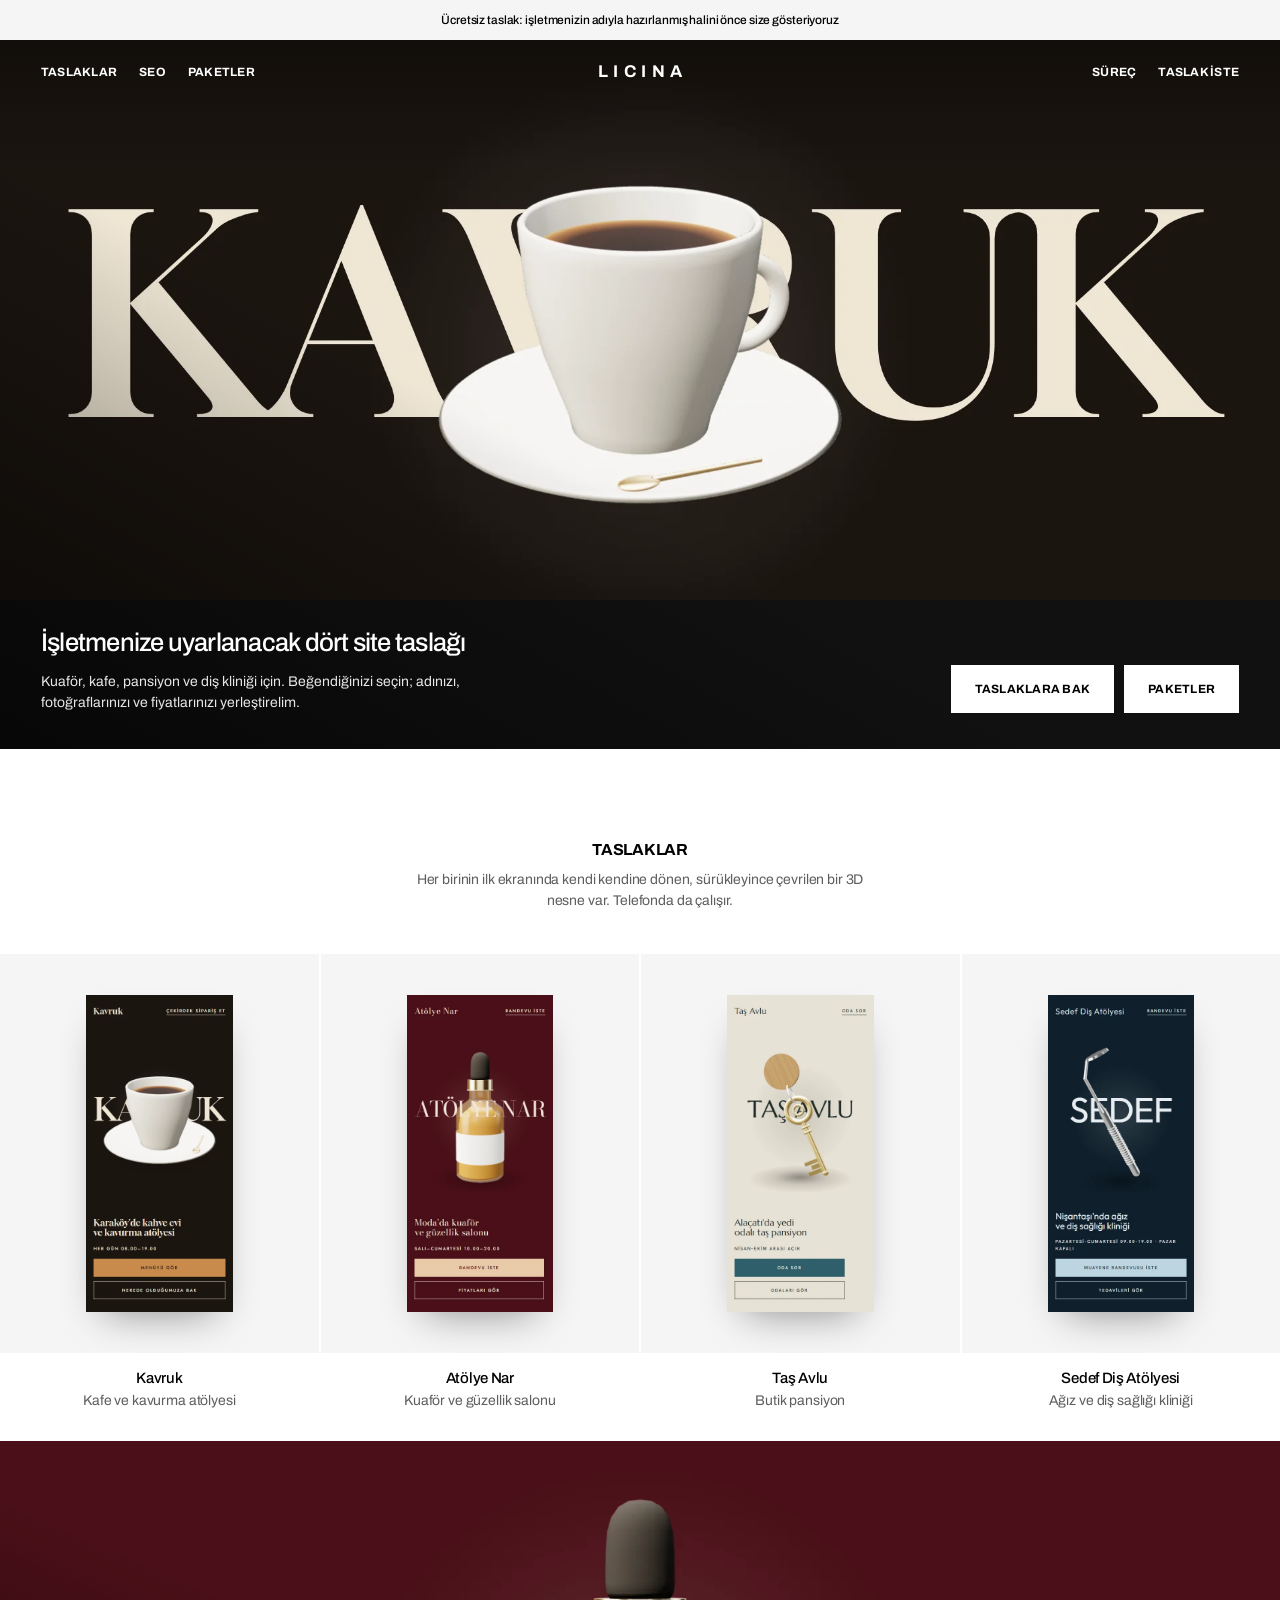
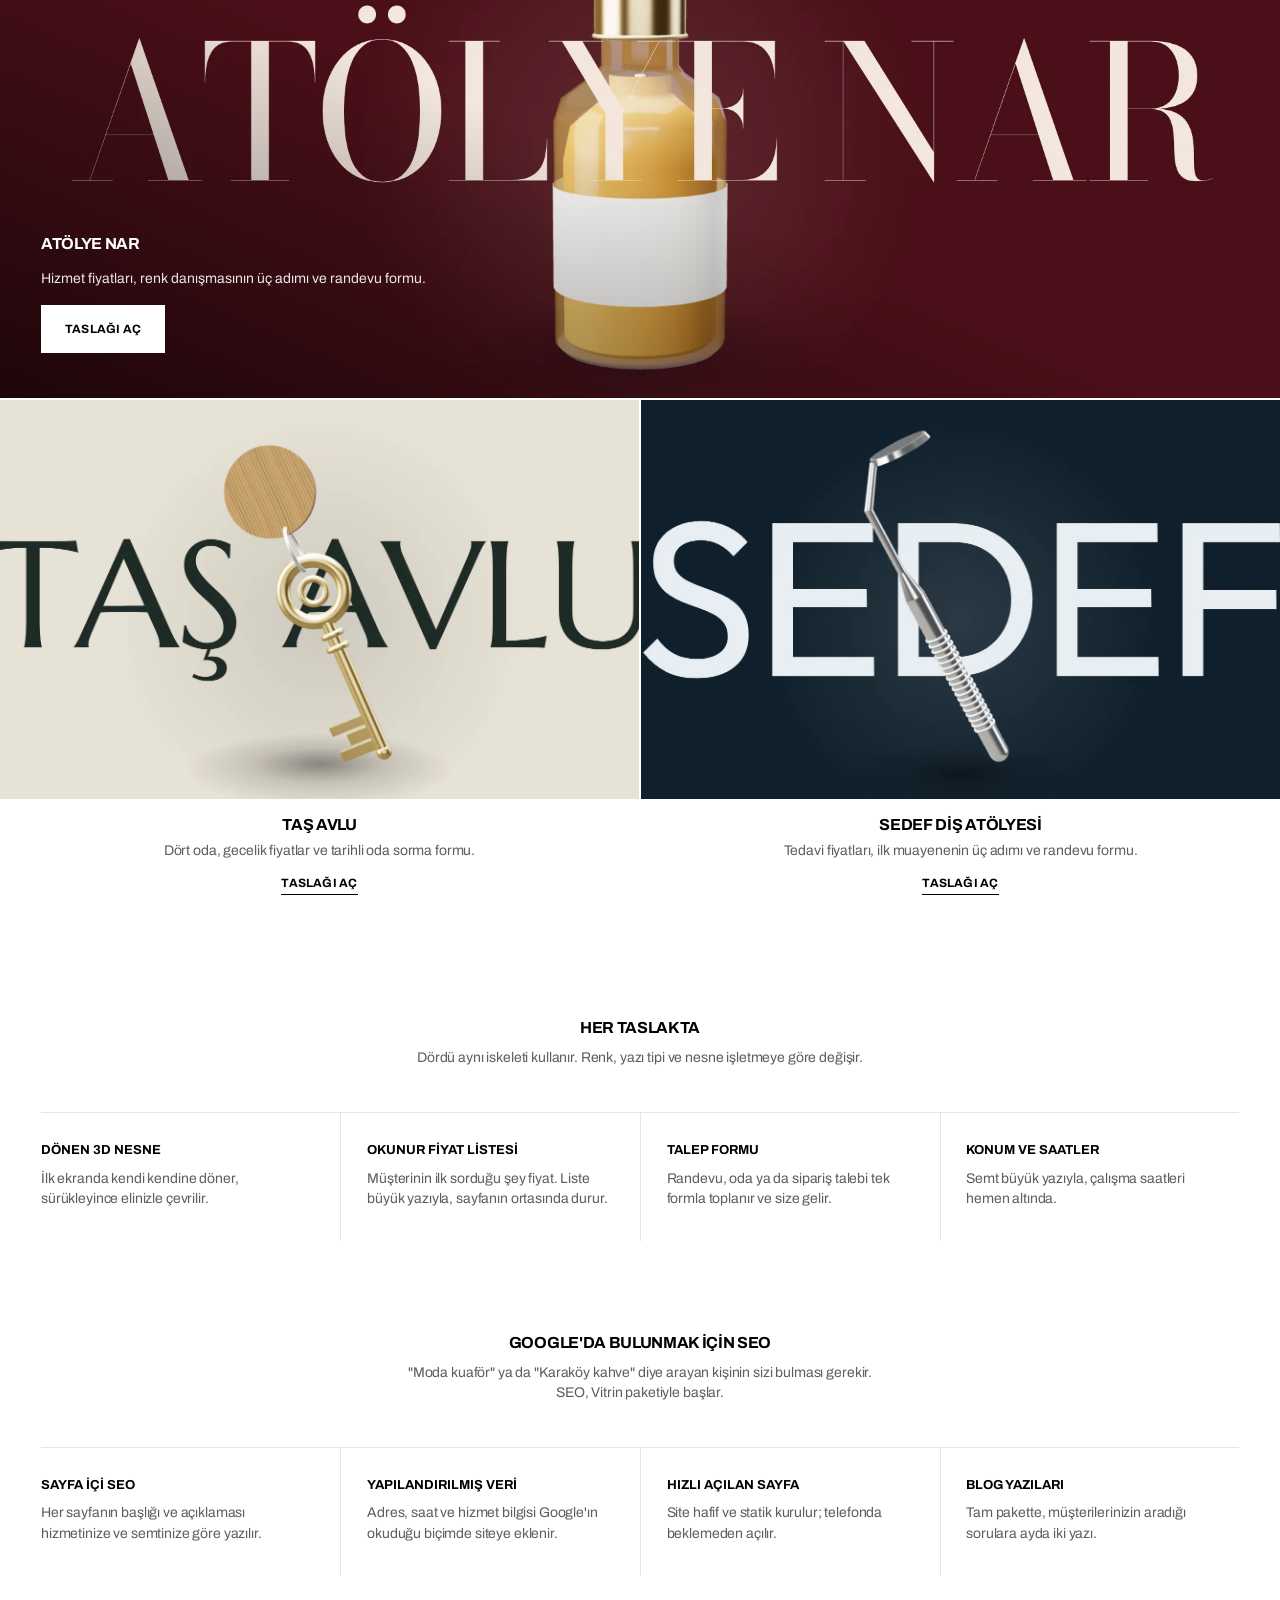
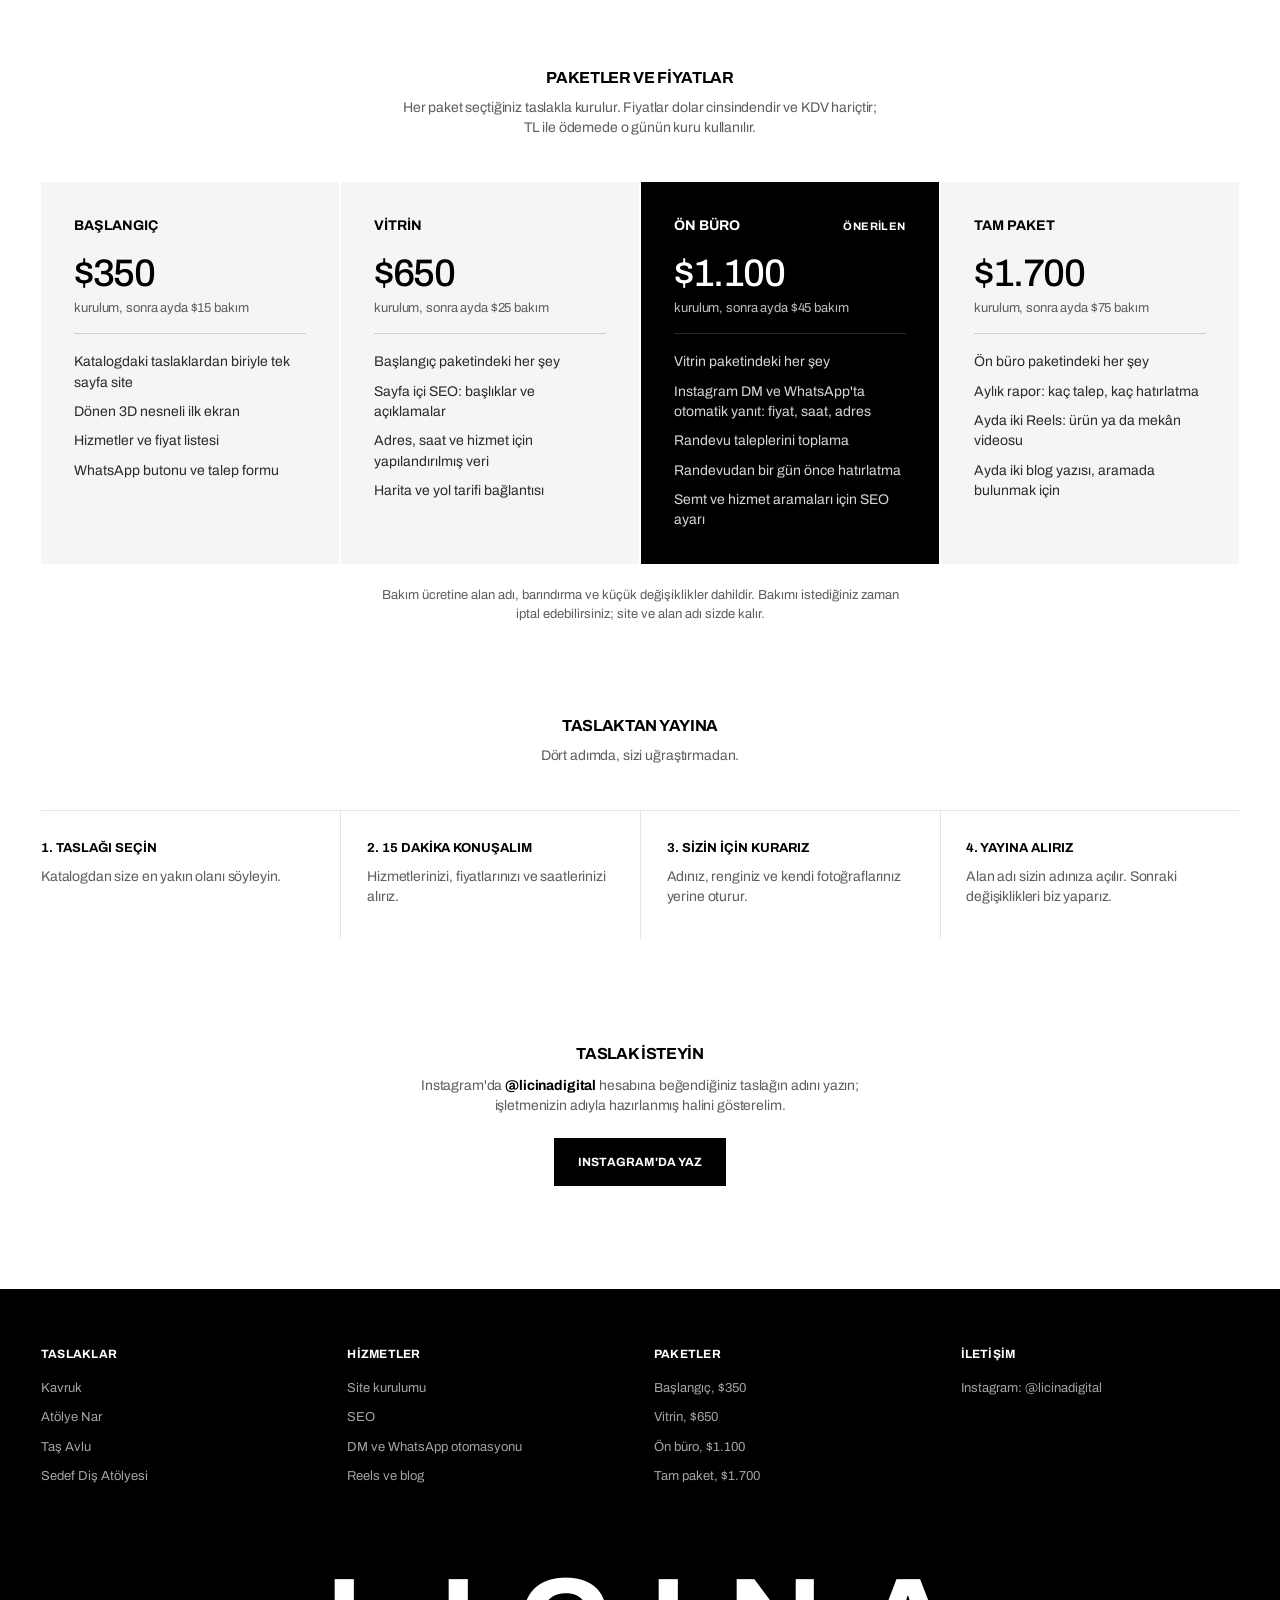
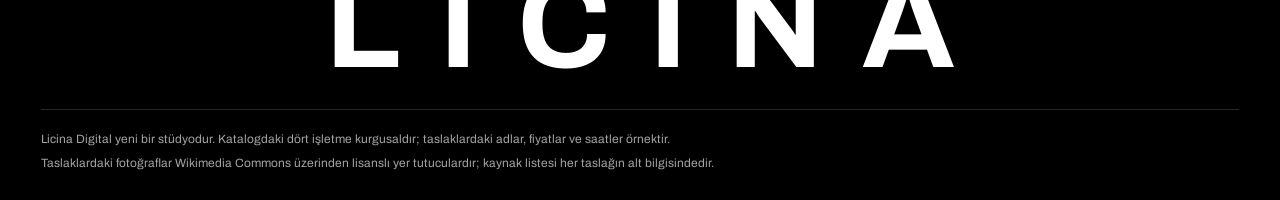
<file: index.html>
<!doctype html>
<html lang="tr">
<head>
<meta charset="utf-8">
<meta name="viewport" content="width=device-width, initial-scale=1">
<title>Licina Site Kataloğu</title>
<meta name="description" content="Licina Digital site kataloğu: kuaför, kafe, pansiyon ve diş kliniği için dört site taslağı, SEO ve paket fiyatları.">
<meta name="theme-color" content="#ffffff">
<link rel="preconnect" href="https://fonts.googleapis.com">
<link rel="preconnect" href="https://fonts.gstatic.com" crossorigin>
<link href="https://fonts.googleapis.com/css2?family=Archivo:wght@400;500;700&display=swap" rel="stylesheet">
<style>
/* Layout: a fashion-house storefront. White ground, black type, colour only in the pictures.
   Full-bleed pictures with small centred captions, a four-up "product" grid on grey, square buttons, a black footer. */
:root {
  color-scheme: light;
  --bg: #ffffff; --panel: #f5f5f5; --ink: #000000; --muted: #5e5e5e; --line: #e6e6e6;
  --foot-bg: #000000; --foot-ink: #ffffff; --foot-muted: #a3a3a3;
  --font: "Archivo", "Helvetica Neue", Arial, system-ui, sans-serif;
  --gut: clamp(16px, 3.2vw, 48px);
}
*, *::before, *::after { box-sizing: border-box; }
html { scroll-behavior: smooth; overflow-x: clip; }
body { margin: 0; overflow-x: clip; background: var(--bg); color: var(--ink); font: 400 1rem/1.5 var(--font); -webkit-font-smoothing: antialiased; }
img { display: block; max-width: 100%; height: auto; }
a { color: inherit; text-decoration: none; }
h1, h2, h3, p, ul, ol, dl, dd { margin: 0; }
ul, ol { padding: 0; list-style: none; }
:focus-visible { outline: 2px solid var(--ink); outline-offset: 3px; }
.skip { position: absolute; left: 12px; top: -48px; z-index: 50; background: var(--ink); color: var(--bg); padding: 10px 14px; font-size: 0.8125rem; }
.skip:focus { top: 12px; }
.wrap { max-width: 1440px; margin-inline: auto; padding-left: max(var(--gut), env(safe-area-inset-left, 0px)); padding-right: max(var(--gut), env(safe-area-inset-right, 0px)); }

/* type: small, bold, upper-case titles with a quiet line under them */
.t-title { font-size: 1rem; line-height: 1.5; font-weight: 700; text-transform: uppercase; letter-spacing: -0.02em; }
.t-sub { font-size: 0.875rem; line-height: 1.45; color: var(--muted); letter-spacing: -0.01em; }
.module { text-align: center; display: grid; gap: 8px; justify-items: center; padding-block: clamp(56px, 7vw, 96px) clamp(28px, 3.4vw, 44px); }
.module .t-sub { max-width: 60ch; }

/* buttons: square, 48px, small bold capitals */
.btn { display: inline-flex; align-items: center; justify-content: center; min-height: 48px; padding: 0 24px; border: 0; border-radius: 0; font: 700 0.75rem/1 var(--font); text-transform: uppercase; letter-spacing: 0.02em; cursor: pointer; transition: background-color 0.2s ease, color 0.2s ease, transform 0.1s ease; }
.btn:active { transform: scale(0.98); }
.btn--white { background: #ffffff; color: #000000; }
.btn--white:hover { background: #000000; color: #ffffff; }
.btn--black { background: #000000; color: #ffffff; }
.btn--black:hover { background: #333333; }
.ulink { font-size: 0.75rem; font-weight: 700; text-transform: uppercase; letter-spacing: 0.02em; color: var(--ink); background: linear-gradient(currentColor, currentColor) 0 100% / 100% 1px no-repeat; padding-bottom: 3px; transition: background-size 0.3s ease; }
a:hover .ulink, .ulink:hover { background-size: 0 1px; background-position: 100% 100%; }

/* announcement bar */
.note-bar { background: var(--panel); text-align: center; font-size: 0.75rem; font-weight: 500; padding: 11px 16px; letter-spacing: -0.01em; }

/* header: over the first picture, white */
.hero { position: relative; isolation: isolate; color: #ffffff; background: #111111; }
.head { position: absolute; inset: 0 0 auto 0; z-index: 3; }
.head__row { display: grid; grid-template-columns: 1fr auto 1fr; align-items: center; gap: 16px; min-height: 64px; }
.head__left, .head__right { display: flex; gap: 22px; font-size: 0.75rem; font-weight: 700; text-transform: uppercase; letter-spacing: 0.02em; }
.head__right { justify-content: flex-end; }
.head a { padding-block: 12px; }
.head a:hover { opacity: 0.7; }
.mark { font-size: 1.0625rem; font-weight: 700; letter-spacing: 0.32em; text-transform: uppercase; padding-left: 0.32em; }
@media (max-width: 720px) { .head__left { display: none; } .head__row { grid-template-columns: 1fr auto; } .mark { justify-self: start; padding-left: 0; } .head__right a:not(:last-child) { display: none; } }

.hero__pic { width: 100%; height: auto; aspect-ratio: 1920 / 835; min-height: 560px; object-fit: cover; object-position: 50% 50%; }
.hero__shade { position: absolute; inset: 0; z-index: 1; background: linear-gradient(to top right, rgba(0, 0, 0, 0.6) 0%, rgba(0, 0, 0, 0) 42%), linear-gradient(to bottom, rgba(0, 0, 0, 0.35) 0%, rgba(0, 0, 0, 0) 18%); pointer-events: none; }
.hero__cap { position: absolute; z-index: 2; left: max(var(--gut), env(safe-area-inset-left, 0px)); bottom: clamp(28px, 5svh, 56px); max-width: 440px; display: grid; justify-items: start; gap: 12px; text-align: left; }
.hero__cap h1 { font-size: clamp(1.25rem, 2vw, 1.75rem); font-weight: 500; letter-spacing: -0.03em; line-height: 1.2; text-wrap: balance; }
.hero__cap p { font-size: 0.875rem; opacity: 0.9; max-width: 52ch; }
.hero__actions { display: flex; gap: 10px; flex-wrap: wrap; justify-content: flex-start; margin-top: 4px; }
.hero__cap--band { position: relative; left: auto; bottom: auto; z-index: 2; max-width: 1440px; margin-inline: auto; padding: 28px max(var(--gut), env(safe-area-inset-right, 0px)) 36px max(var(--gut), env(safe-area-inset-left, 0px)); grid-template-columns: minmax(0, 1fr) auto; align-items: end; column-gap: 32px; }
.hero__cap--band h1, .hero__cap--band p { grid-column: 1; }
.hero__cap--band p { max-width: 60ch; }
.hero__cap--band .hero__actions { grid-column: 2; grid-row: 1 / span 2; margin-top: 0; }
@media (max-width: 760px) { .hero__cap--band { grid-template-columns: 1fr; } .hero__cap--band .hero__actions { grid-column: 1; grid-row: auto; margin-top: 4px; } }
@media (max-width: 760px) {
  .hero__cap { position: static; max-width: none; padding: 26px max(16px, env(safe-area-inset-left, 0px)) 34px; }
  .hero__shade { background: linear-gradient(to bottom, rgba(0, 0, 0, 0.35) 0%, rgba(0, 0, 0, 0) 18%); }
  .feature { background: #3a0c13; }
  .feature .hero__shade { display: none; }
  .hero__actions .btn { flex: 1 1 auto; }
}

/* four-up grid: each draft like a product on grey */
.grid4 { display: grid; grid-template-columns: repeat(4, minmax(0, 1fr)); gap: 2px; }
.item { display: grid; gap: 14px; padding-bottom: 28px; align-content: start; }
.item__pic { background: var(--panel); aspect-ratio: 4 / 5; display: grid; place-items: center; overflow: hidden; }
.item__pic img { width: 46%; aspect-ratio: 390 / 844; object-fit: cover; object-position: top; box-shadow: 0 18px 40px -18px rgba(0, 0, 0, 0.45); transition: transform 0.6s cubic-bezier(0.2, 0.8, 0.2, 1); }
.item:hover .item__pic img { transform: translateY(-6px) scale(1.02); }
.item__txt { display: grid; gap: 2px; justify-items: center; text-align: center; padding-inline: 12px; }
.item__name { font-size: 0.9375rem; font-weight: 500; letter-spacing: -0.02em; }
@media (max-width: 900px) { .grid4 { grid-template-columns: repeat(2, minmax(0, 1fr)); } }

/* full-bleed feature with centred caption */
.feature { position: relative; isolation: isolate; color: #ffffff; margin-top: 2px; }
.feature > img { width: 100%; height: auto; aspect-ratio: 1920 / 835; min-height: 480px; object-fit: cover; }
.feature .hero__shade { background: linear-gradient(to top right, rgba(0, 0, 0, 0.6) 0%, rgba(0, 0, 0, 0) 45%); }

/* two-up */
.duo { display: grid; grid-template-columns: repeat(2, minmax(0, 1fr)); gap: 2px; margin-top: 2px; }
.duo__item { display: grid; gap: 14px; padding-bottom: 32px; align-content: start; }
.duo__pic { overflow: hidden; aspect-ratio: 16 / 10; background: var(--panel); }
.duo__pic img { width: 100%; height: 100%; object-fit: cover; transition: transform 0.9s cubic-bezier(0.2, 0.8, 0.2, 1); }
.duo__item:hover .duo__pic img { transform: scale(1.025); }
.duo__txt { display: grid; gap: 4px; justify-items: center; text-align: center; padding-inline: 16px; }
.duo__txt .ulink { margin-top: 8px; }
@media (max-width: 760px) { .duo { grid-template-columns: 1fr; } }

/* text columns */
.cols { display: grid; grid-template-columns: repeat(4, minmax(0, 1fr)); border-top: 1px solid var(--line); }
.cols li { padding: 28px clamp(16px, 2vw, 28px) 32px 0; display: grid; gap: 8px; align-content: start; }
.cols li + li { padding-left: clamp(16px, 2vw, 28px); border-left: 1px solid var(--line); }
.cols h3 { font-size: 0.8125rem; font-weight: 700; text-transform: uppercase; letter-spacing: 0; }
@media (max-width: 900px) { .cols { grid-template-columns: repeat(2, minmax(0, 1fr)); } .cols li:nth-child(3) { border-left: 0; padding-left: 0; } .cols li:nth-child(n+3) { border-top: 1px solid var(--line); } }
@media (max-width: 520px) { .cols { grid-template-columns: 1fr; } .cols li + li { border-left: 0; padding-left: 0; border-top: 1px solid var(--line); } }

/* packages */
.plans { display: grid; grid-template-columns: repeat(4, minmax(0, 1fr)); gap: 2px; }
.plan { background: var(--panel); padding: clamp(24px, 2.6vw, 36px); display: grid; grid-template-rows: auto auto 1fr; gap: 18px; }
.plan--pick { background: #000000; color: #ffffff; }
.plan__head { display: flex; justify-content: space-between; align-items: baseline; gap: 10px; }
.plan__name { font-size: 0.875rem; font-weight: 700; text-transform: uppercase; letter-spacing: 0; }
.plan__tag { font-size: 0.6875rem; font-weight: 700; text-transform: uppercase; letter-spacing: 0.04em; }
.plan__price { font-size: clamp(2rem, 3vw, 2.75rem); font-weight: 500; letter-spacing: -0.04em; line-height: 1; font-variant-numeric: tabular-nums; }
.plan__price small { display: block; margin-top: 10px; font-size: 0.8125rem; font-weight: 400; letter-spacing: -0.01em; color: var(--muted); }
.plan--pick .plan__price small { color: #bdbdbd; }
.plan__list { display: grid; gap: 9px; align-content: start; padding-top: 18px; border-top: 1px solid rgba(127, 127, 127, 0.3); }
.plan__list li { font-size: 0.875rem; line-height: 1.45; color: #2b2b2b; }
.plan--pick .plan__list li { color: #d6d6d6; }
.fine { font-size: 0.8125rem; color: var(--muted); text-align: center; margin: 22px auto 0; max-width: 80ch; padding-inline: 16px; }
@media (max-width: 1080px) { .plans { grid-template-columns: repeat(2, minmax(0, 1fr)); } }
@media (max-width: 600px) { .plans { grid-template-columns: 1fr; } }

/* close */
.close { text-align: center; display: grid; justify-items: center; gap: 10px; padding-block: clamp(64px, 8vw, 112px); }
.close .t-sub { max-width: 56ch; }
.close .handle { font-weight: 700; color: var(--ink); user-select: all; }
.close .btn { margin-top: 12px; }

/* footer */
.foot { background: var(--foot-bg); color: var(--foot-ink); }
.foot__cols { display: grid; grid-template-columns: repeat(4, minmax(0, 1fr)); gap: 28px; padding-block: 56px 40px; }
.foot h3 { font-size: 0.75rem; font-weight: 700; text-transform: uppercase; letter-spacing: 0.02em; margin-bottom: 16px; }
.foot li { font-size: 0.8125rem; margin-bottom: 10px; color: var(--foot-muted); }
.foot li a:hover { color: var(--foot-ink); }
.foot__mark { text-align: center; font-size: clamp(2.25rem, 10vw, 9rem); font-weight: 700; letter-spacing: 0.3em; padding-left: 0.3em; line-height: 1; padding-block: 24px 20px; text-transform: uppercase; }
.foot__legal { border-top: 1px solid #262626; padding-block: 20px 28px; font-size: 0.75rem; color: var(--foot-muted); display: grid; gap: 6px; }
@media (max-width: 760px) { .foot__cols { grid-template-columns: repeat(2, minmax(0, 1fr)); } }

@media (prefers-reduced-motion: reduce) { *, *::before, *::after { transition: none !important; } html { scroll-behavior: auto; } }
</style>
</head>
<body>
<a class="skip" href="#taslaklar">Taslaklara geç</a>
<p class="note-bar">Ücretsiz taslak: işletmenizin adıyla hazırlanmış halini önce size gösteriyoruz</p>

<main>
  <section class="hero" aria-labelledby="hero-title">
    <header class="head">
      <div class="wrap head__row">
        <nav class="head__left" aria-label="Sayfa">
          <a href="#taslaklar">Taslaklar</a>
          <a href="#seo">SEO</a>
          <a href="#paketler">Paketler</a>
        </nav>
        <a class="mark" href="#taslaklar" aria-label="Licina Digital" lang="en">Licina</a>
        <div class="head__right">
          <a href="#surec">Süreç</a>
          <a href="#iletisim">Taslak iste</a>
        </div>
      </div>
    </header>
    <img class="hero__pic" src="img/kafe-art.webp" alt="Kavruk taslağının ilk ekranı: koyu zeminde dev yazının önünde espresso fincanı" width="1920" height="835">
    <div class="hero__shade" aria-hidden="true"></div>
    <div class="hero__cap hero__cap--band">
      <h1 id="hero-title">İşletmenize uyarlanacak dört site taslağı</h1>
      <p>Kuaför, kafe, pansiyon ve diş kliniği için. Beğendiğinizi seçin; adınızı, fotoğraflarınızı ve fiyatlarınızı yerleştirelim.</p>
      <div class="hero__actions">
        <a class="btn btn--white" href="#taslaklar">Taslaklara bak</a>
        <a class="btn btn--white" href="#paketler">Paketler</a>
      </div>
    </div>
  </section>

  <section id="taslaklar" aria-labelledby="taslaklar-title">
    <div class="wrap module">
      <h2 class="t-title" id="taslaklar-title">Taslaklar</h2>
      <p class="t-sub">Her birinin ilk ekranında kendi kendine dönen, sürükleyince çevrilen bir 3D nesne var. Telefonda da çalışır.</p>
    </div>
    <div class="grid4">
      <a class="item" href="kafe/">
        <span class="item__pic"><img src="img/kafe-phone.webp" alt="Kavruk taslağının telefon görünümü" width="390" height="844" loading="lazy"></span>
        <span class="item__txt"><span class="item__name">Kavruk</span><span class="t-sub">Kafe ve kavurma atölyesi</span></span>
      </a>
      <a class="item" href="kuafor/">
        <span class="item__pic"><img src="img/kuafor-phone.webp" alt="Atölye Nar taslağının telefon görünümü" width="390" height="844" loading="lazy"></span>
        <span class="item__txt"><span class="item__name">Atölye Nar</span><span class="t-sub">Kuaför ve güzellik salonu</span></span>
      </a>
      <a class="item" href="pansiyon/">
        <span class="item__pic"><img src="img/pansiyon-phone.webp" alt="Taş Avlu taslağının telefon görünümü" width="390" height="844" loading="lazy"></span>
        <span class="item__txt"><span class="item__name">Taş Avlu</span><span class="t-sub">Butik pansiyon</span></span>
      </a>
      <a class="item" href="dis/">
        <span class="item__pic"><img src="img/dis-phone.webp" alt="Sedef Diş Atölyesi taslağının telefon görünümü" width="390" height="844" loading="lazy"></span>
        <span class="item__txt"><span class="item__name">Sedef Diş Atölyesi</span><span class="t-sub">Ağız ve diş sağlığı kliniği</span></span>
      </a>
    </div>
  </section>

  <section class="feature" aria-labelledby="nar-title">
    <img src="img/kuafor-art.webp" alt="Atölye Nar taslağının ilk ekranı: nar kırmızısı zeminde serum şişesi" width="1920" height="835" loading="lazy">
    <div class="hero__shade" aria-hidden="true"></div>
    <div class="hero__cap">
      <h2 class="t-title" id="nar-title">Atölye Nar</h2>
      <p>Hizmet fiyatları, renk danışmasının üç adımı ve randevu formu.</p>
      <div class="hero__actions"><a class="btn btn--white" href="kuafor/">Taslağı aç</a></div>
    </div>
  </section>

  <div class="duo">
    <a class="duo__item" href="pansiyon/">
      <span class="duo__pic"><img src="img/pansiyon-art.webp" alt="Taş Avlu taslağının ilk ekranı: açık taş renginde pirinç oda anahtarı" width="1920" height="835" loading="lazy"></span>
      <span class="duo__txt"><span class="t-title">Taş Avlu</span><span class="t-sub">Dört oda, gecelik fiyatlar ve tarihli oda sorma formu.</span><span class="ulink">Taslağı aç</span></span>
    </a>
    <a class="duo__item" href="dis/">
      <span class="duo__pic"><img src="img/dis-art.webp" alt="Sedef Diş Atölyesi taslağının ilk ekranı: gece mavisi zeminde çelik ağız aynası" width="1920" height="835" loading="lazy"></span>
      <span class="duo__txt"><span class="t-title">Sedef Diş Atölyesi</span><span class="t-sub">Tedavi fiyatları, ilk muayenenin üç adımı ve randevu formu.</span><span class="ulink">Taslağı aç</span></span>
    </a>
  </div>

  <section id="icerik" aria-labelledby="icerik-title">
    <div class="wrap module">
      <h2 class="t-title" id="icerik-title">Her taslakta</h2>
      <p class="t-sub">Dördü aynı iskeleti kullanır. Renk, yazı tipi ve nesne işletmeye göre değişir.</p>
    </div>
    <div class="wrap">
      <ul class="cols">
        <li><h3>Dönen 3D nesne</h3><p class="t-sub">İlk ekranda kendi kendine döner, sürükleyince elinizle çevrilir.</p></li>
        <li><h3>Okunur fiyat listesi</h3><p class="t-sub">Müşterinin ilk sorduğu şey fiyat. Liste büyük yazıyla, sayfanın ortasında durur.</p></li>
        <li><h3>Talep formu</h3><p class="t-sub">Randevu, oda ya da sipariş talebi tek formla toplanır ve size gelir.</p></li>
        <li><h3>Konum ve saatler</h3><p class="t-sub">Semt büyük yazıyla, çalışma saatleri hemen altında.</p></li>
      </ul>
    </div>
  </section>

  <section id="seo" aria-labelledby="seo-title">
    <div class="wrap module">
      <h2 class="t-title" id="seo-title">Google'da bulunmak için SEO</h2>
      <p class="t-sub">"Moda kuaför" ya da "Karaköy kahve" diye arayan kişinin sizi bulması gerekir. SEO, Vitrin paketiyle başlar.</p>
    </div>
    <div class="wrap">
      <ul class="cols">
        <li><h3>Sayfa içi SEO</h3><p class="t-sub">Her sayfanın başlığı ve açıklaması hizmetinize ve semtinize göre yazılır.</p></li>
        <li><h3>Yapılandırılmış veri</h3><p class="t-sub">Adres, saat ve hizmet bilgisi Google'ın okuduğu biçimde siteye eklenir.</p></li>
        <li><h3>Hızlı açılan sayfa</h3><p class="t-sub">Site hafif ve statik kurulur; telefonda beklemeden açılır.</p></li>
        <li><h3>Blog yazıları</h3><p class="t-sub">Tam pakette, müşterilerinizin aradığı sorulara ayda iki yazı.</p></li>
      </ul>
    </div>
  </section>

  <section id="paketler" aria-labelledby="paketler-title">
    <div class="wrap module">
      <h2 class="t-title" id="paketler-title">Paketler ve fiyatlar</h2>
      <p class="t-sub">Her paket seçtiğiniz taslakla kurulur. Fiyatlar dolar cinsindendir ve KDV hariçtir; TL ile ödemede o günün kuru kullanılır.</p>
    </div>
    <div class="wrap">
      <div class="plans">
        <article class="plan">
          <div class="plan__head"><h3 class="plan__name">Başlangıç</h3></div>
          <p class="plan__price">$350<small>kurulum, sonra ayda $15 bakım</small></p>
          <ul class="plan__list">
            <li>Katalogdaki taslaklardan biriyle tek sayfa site</li>
            <li>Dönen 3D nesneli ilk ekran</li>
            <li>Hizmetler ve fiyat listesi</li>
            <li>WhatsApp butonu ve talep formu</li>
          </ul>
        </article>
        <article class="plan">
          <div class="plan__head"><h3 class="plan__name">Vitrin</h3></div>
          <p class="plan__price">$650<small>kurulum, sonra ayda $25 bakım</small></p>
          <ul class="plan__list">
            <li>Başlangıç paketindeki her şey</li>
            <li>Sayfa içi SEO: başlıklar ve açıklamalar</li>
            <li>Adres, saat ve hizmet için yapılandırılmış veri</li>
            <li>Harita ve yol tarifi bağlantısı</li>
          </ul>
        </article>
        <article class="plan plan--pick">
          <div class="plan__head"><h3 class="plan__name">Ön büro</h3><span class="plan__tag">Önerilen</span></div>
          <p class="plan__price">$1.100<small>kurulum, sonra ayda $45 bakım</small></p>
          <ul class="plan__list">
            <li>Vitrin paketindeki her şey</li>
            <li>Instagram DM ve WhatsApp'ta otomatik yanıt: fiyat, saat, adres</li>
            <li>Randevu taleplerini toplama</li>
            <li>Randevudan bir gün önce hatırlatma</li>
            <li>Semt ve hizmet aramaları için SEO ayarı</li>
          </ul>
        </article>
        <article class="plan">
          <div class="plan__head"><h3 class="plan__name">Tam paket</h3></div>
          <p class="plan__price">$1.700<small>kurulum, sonra ayda $75 bakım</small></p>
          <ul class="plan__list">
            <li>Ön büro paketindeki her şey</li>
            <li>Aylık rapor: kaç talep, kaç hatırlatma</li>
            <li>Ayda iki Reels: ürün ya da mekân videosu</li>
            <li>Ayda iki blog yazısı, aramada bulunmak için</li>
          </ul>
        </article>
      </div>
      <p class="fine">Bakım ücretine alan adı, barındırma ve küçük değişiklikler dahildir. Bakımı istediğiniz zaman iptal edebilirsiniz; site ve alan adı sizde kalır.</p>
    </div>
  </section>

  <section id="surec" aria-labelledby="surec-title">
    <div class="wrap module">
      <h2 class="t-title" id="surec-title">Taslaktan yayına</h2>
      <p class="t-sub">Dört adımda, sizi uğraştırmadan.</p>
    </div>
    <div class="wrap">
      <ol class="cols">
        <li><h3>1. Taslağı seçin</h3><p class="t-sub">Katalogdan size en yakın olanı söyleyin.</p></li>
        <li><h3>2. 15 dakika konuşalım</h3><p class="t-sub">Hizmetlerinizi, fiyatlarınızı ve saatlerinizi alırız.</p></li>
        <li><h3>3. Sizin için kurarız</h3><p class="t-sub">Adınız, renginiz ve kendi fotoğraflarınız yerine oturur.</p></li>
        <li><h3>4. Yayına alırız</h3><p class="t-sub">Alan adı sizin adınıza açılır. Sonraki değişiklikleri biz yaparız.</p></li>
      </ol>
    </div>
  </section>

  <section class="wrap close" id="iletisim" aria-labelledby="close-title">
    <h2 class="t-title" id="close-title">Taslak isteyin</h2>
    <p class="t-sub">Instagram'da <span class="handle">@licinadigital</span> hesabına beğendiğiniz taslağın adını yazın; işletmenizin adıyla hazırlanmış halini gösterelim.</p>
    <a class="btn btn--black" href="https://www.instagram.com/licinadigital/" target="_blank" rel="noopener">Instagram'da yaz</a>
  </section>
</main>

<footer class="foot">
  <div class="wrap">
    <div class="foot__cols">
      <div><h3>Taslaklar</h3><ul><li><a href="kafe/">Kavruk</a></li><li><a href="kuafor/">Atölye Nar</a></li><li><a href="pansiyon/">Taş Avlu</a></li><li><a href="dis/">Sedef Diş Atölyesi</a></li></ul></div>
      <div><h3>Hizmetler</h3><ul><li><a href="#paketler">Site kurulumu</a></li><li><a href="#seo">SEO</a></li><li><a href="#paketler">DM ve WhatsApp otomasyonu</a></li><li><a href="#paketler">Reels ve blog</a></li></ul></div>
      <div><h3>Paketler</h3><ul><li><a href="#paketler">Başlangıç, $350</a></li><li><a href="#paketler">Vitrin, $650</a></li><li><a href="#paketler">Ön büro, $1.100</a></li><li><a href="#paketler">Tam paket, $1.700</a></li></ul></div>
      <div><h3>İletişim</h3><ul><li><a href="https://www.instagram.com/licinadigital/" target="_blank" rel="noopener">Instagram: @licinadigital</a></li></ul></div>
    </div>
    <p class="foot__mark" aria-hidden="true" lang="en">Licina</p>
    <div class="foot__legal">
      <p>Licina Digital yeni bir stüdyodur. Katalogdaki dört işletme kurgusaldır; taslaklardaki adlar, fiyatlar ve saatler örnektir.</p>
      <p>Taslaklardaki fotoğraflar Wikimedia Commons üzerinden lisanslı yer tutuculardır; kaynak listesi her taslağın alt bilgisindedir.</p>
    </div>
  </div>
</footer>
</body>
</html>
</file>
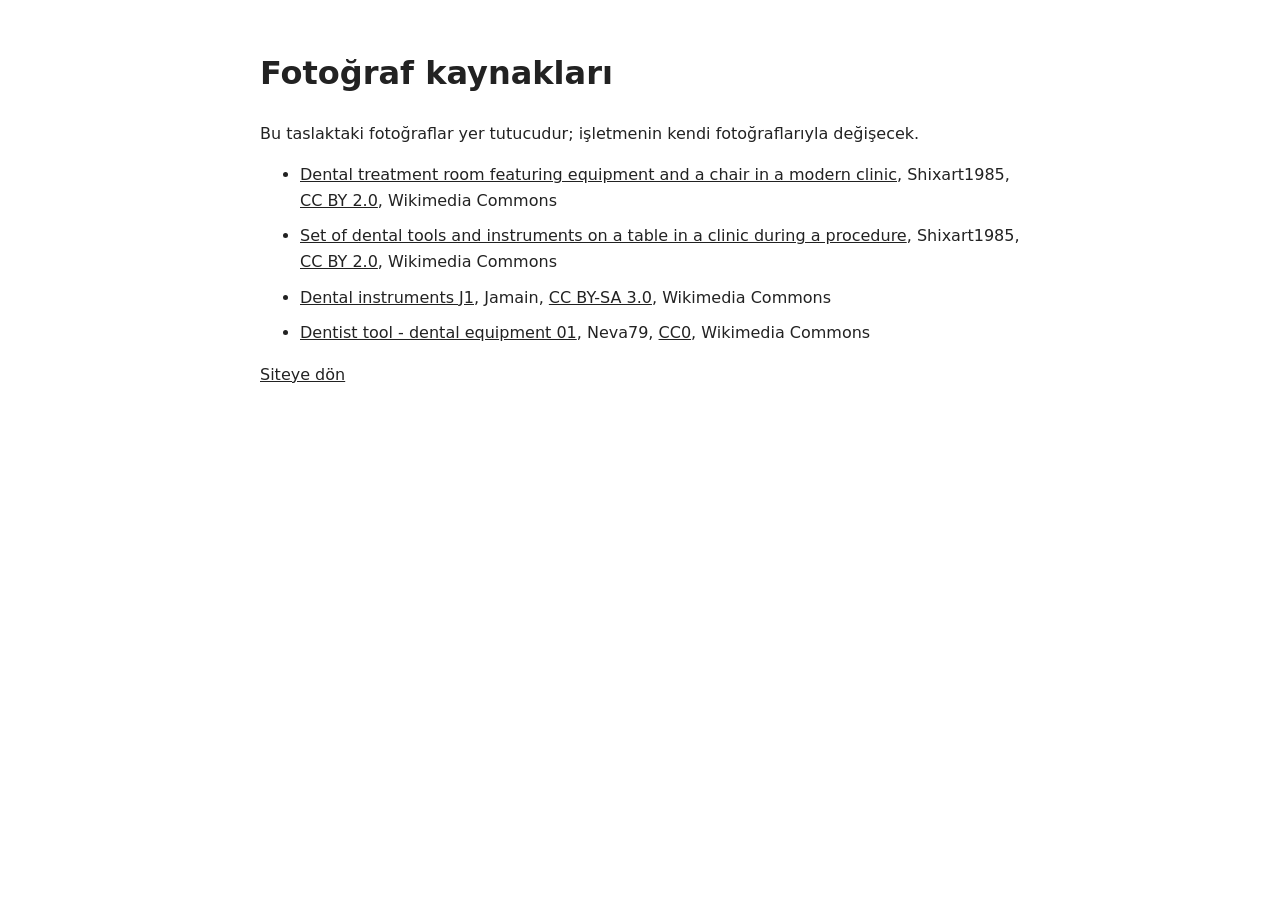
<file: dis/credits.html>
<!doctype html><html lang="tr"><head><meta charset="utf-8"><meta name="robots" content="noindex, nofollow"><meta name="viewport" content="width=device-width, initial-scale=1"><title>Sedef Diş Atölyesi | Fotoğraf kaynakları</title><style>body{font:16px/1.6 system-ui,sans-serif;max-width:760px;margin:48px auto;padding:0 20px;color:#222}a{color:inherit}li{margin:0 0 10px}</style></head><body><h1>Fotoğraf kaynakları</h1><p>Bu taslaktaki fotoğraflar yer tutucudur; işletmenin kendi fotoğraflarıyla değişecek.</p><ul><li><a href="https://commons.wikimedia.org/wiki/File:Dental_treatment_room_featuring_equipment_and_a_chair_in_a_modern_clinic.jpg" rel="noopener">Dental treatment room featuring equipment and a chair in a modern clinic</a>, Shixart1985, <a href="https://creativecommons.org/licenses/by/2.0" rel="noopener">CC BY 2.0</a>, Wikimedia Commons</li><li><a href="https://commons.wikimedia.org/wiki/File:Set_of_dental_tools_and_instruments_on_a_table_in_a_clinic_during_a_procedure.jpg" rel="noopener">Set of dental tools and instruments on a table in a clinic during a procedure</a>, Shixart1985, <a href="https://creativecommons.org/licenses/by/2.0" rel="noopener">CC BY 2.0</a>, Wikimedia Commons</li><li><a href="https://commons.wikimedia.org/wiki/File:Dental_instruments_J1.jpg" rel="noopener">Dental instruments J1</a>, Jamain, <a href="https://creativecommons.org/licenses/by-sa/3.0" rel="noopener">CC BY-SA 3.0</a>, Wikimedia Commons</li><li><a href="https://commons.wikimedia.org/wiki/File:Dentist_tool_-_dental_equipment_01.jpg" rel="noopener">Dentist tool - dental equipment 01</a>, Neva79, <a href="http://creativecommons.org/publicdomain/zero/1.0/deed.en" rel="noopener">CC0</a>, Wikimedia Commons</li></ul><p><a href="index.html">Siteye dön</a></p></body></html>
</file>
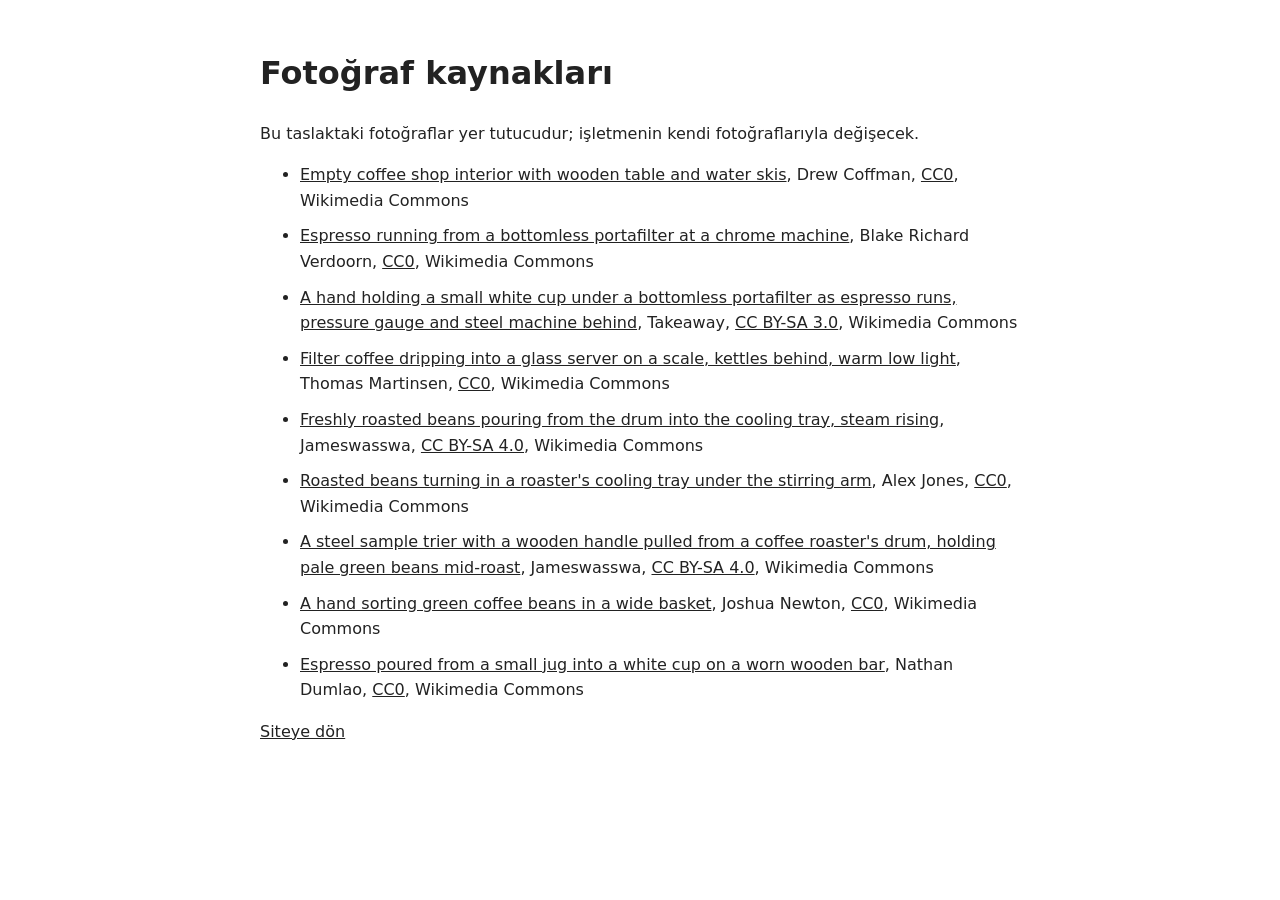
<file: kafe/credits.html>
<!doctype html><html lang="tr"><head><meta charset="utf-8"><meta name="robots" content="noindex, nofollow"><meta name="viewport" content="width=device-width, initial-scale=1"><title>Kavruk | Fotoğraf kaynakları</title><style>body{font:16px/1.6 system-ui,sans-serif;max-width:760px;margin:48px auto;padding:0 20px;color:#222}a{color:inherit}li{margin:0 0 10px}</style></head><body><h1>Fotoğraf kaynakları</h1><p>Bu taslaktaki fotoğraflar yer tutucudur; işletmenin kendi fotoğraflarıyla değişecek.</p><ul><li><a href="https://commons.wikimedia.org/wiki/File:Empty_coffee_shop_interior_with_wooden_table_and_water_skis.jpg" rel="noopener">Empty coffee shop interior with wooden table and water skis</a>, Drew Coffman, <a href="http://creativecommons.org/publicdomain/zero/1.0/deed.en" rel="noopener">CC0</a>, Wikimedia Commons</li><li><a href="https://commons.wikimedia.org/wiki/File:Latte_in_a_coffee_machine_(Unsplash).jpg" rel="noopener">Espresso running from a bottomless portafilter at a chrome machine</a>, Blake Richard Verdoorn, <a href="https://creativecommons.org/publicdomain/zero/1.0/" rel="noopener">CC0</a>, Wikimedia Commons</li><li><a href="https://commons.wikimedia.org/wiki/File:Double_ristretto_naked_portafilter.jpg" rel="noopener">A hand holding a small white cup under a bottomless portafilter as espresso runs, pressure gauge and steel machine behind</a>, Takeaway, <a href="https://creativecommons.org/licenses/by-sa/3.0/" rel="noopener">CC BY-SA 3.0</a>, Wikimedia Commons</li><li><a href="https://commons.wikimedia.org/wiki/File:Drip_brewing_(Unsplash).jpg" rel="noopener">Filter coffee dripping into a glass server on a scale, kettles behind, warm low light</a>, Thomas Martinsen, <a href="https://creativecommons.org/publicdomain/zero/1.0/" rel="noopener">CC0</a>, Wikimedia Commons</li><li><a href="https://commons.wikimedia.org/wiki/File:Fresh_hot_roasted_coffee_beans.jpg" rel="noopener">Freshly roasted beans pouring from the drum into the cooling tray, steam rising</a>, Jameswasswa, <a href="https://creativecommons.org/licenses/by-sa/4.0/" rel="noopener">CC BY-SA 4.0</a>, Wikimedia Commons</li><li><a href="https://commons.wikimedia.org/wiki/File:Alex_Jones_2014_(Unsplash).jpg" rel="noopener">Roasted beans turning in a roaster&#x27;s cooling tray under the stirring arm</a>, Alex Jones, <a href="https://creativecommons.org/publicdomain/zero/1.0/" rel="noopener">CC0</a>, Wikimedia Commons</li><li><a href="https://commons.wikimedia.org/wiki/File:Closer_look_at_the_coffee_beans_from_the_coffee_roasting_machine_looking_at_their_progress.jpg" rel="noopener">A steel sample trier with a wooden handle pulled from a coffee roaster&#x27;s drum, holding pale green beans mid-roast</a>, Jameswasswa, <a href="https://creativecommons.org/licenses/by-sa/4.0/" rel="noopener">CC BY-SA 4.0</a>, Wikimedia Commons</li><li><a href="https://commons.wikimedia.org/wiki/File:Joshua_Newton_2016-10-01_(Unsplash_XpyD7z6AP4g).jpg" rel="noopener">A hand sorting green coffee beans in a wide basket</a>, Joshua Newton, <a href="https://creativecommons.org/publicdomain/zero/1.0/" rel="noopener">CC0</a>, Wikimedia Commons</li><li><a href="https://commons.wikimedia.org/wiki/File:Nathan_Dumlao_2017-05-27_(Unsplash).jpg" rel="noopener">Espresso poured from a small jug into a white cup on a worn wooden bar</a>, Nathan Dumlao, <a href="https://creativecommons.org/publicdomain/zero/1.0/" rel="noopener">CC0</a>, Wikimedia Commons</li></ul><p><a href="index.html">Siteye dön</a></p></body></html>
</file>
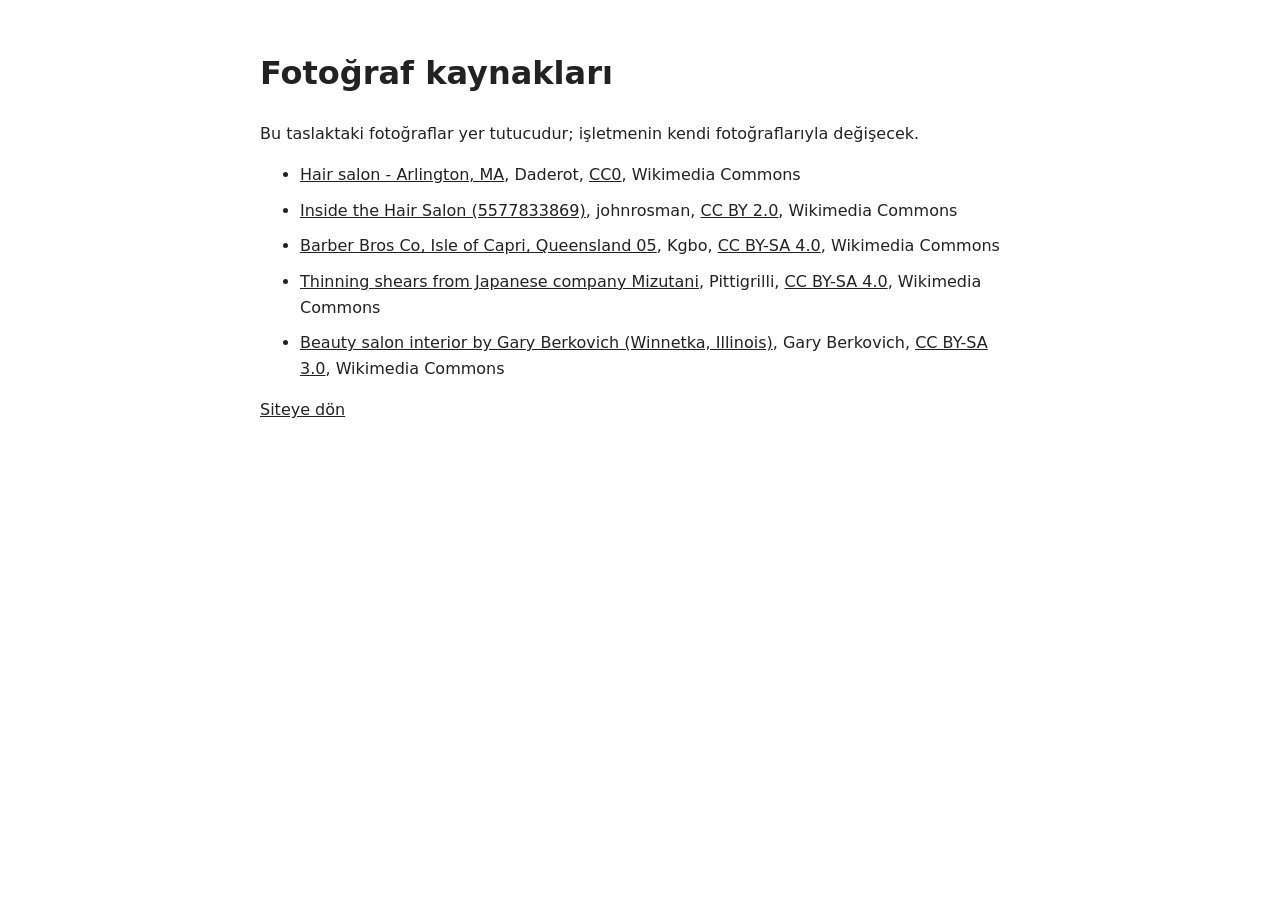
<file: kuafor/credits.html>
<!doctype html><html lang="tr"><head><meta charset="utf-8"><meta name="robots" content="noindex, nofollow"><meta name="viewport" content="width=device-width, initial-scale=1"><title>Atölye Nar | Fotoğraf kaynakları</title><style>body{font:16px/1.6 system-ui,sans-serif;max-width:760px;margin:48px auto;padding:0 20px;color:#222}a{color:inherit}li{margin:0 0 10px}</style></head><body><h1>Fotoğraf kaynakları</h1><p>Bu taslaktaki fotoğraflar yer tutucudur; işletmenin kendi fotoğraflarıyla değişecek.</p><ul><li><a href="https://commons.wikimedia.org/wiki/File:Hair_salon_-_Arlington,_MA.jpg" rel="noopener">Hair salon - Arlington, MA</a>, Daderot, <a href="http://creativecommons.org/publicdomain/zero/1.0/deed.en" rel="noopener">CC0</a>, Wikimedia Commons</li><li><a href="https://commons.wikimedia.org/wiki/File:Inside_the_Hair_Salon_(5577833869).jpg" rel="noopener">Inside the Hair Salon (5577833869)</a>, johnrosman, <a href="https://creativecommons.org/licenses/by/2.0" rel="noopener">CC BY 2.0</a>, Wikimedia Commons</li><li><a href="https://commons.wikimedia.org/wiki/File:Barber_Bros_Co,_Isle_of_Capri,_Queensland_05.jpg" rel="noopener">Barber Bros Co, Isle of Capri, Queensland 05</a>, Kgbo, <a href="https://creativecommons.org/licenses/by-sa/4.0" rel="noopener">CC BY-SA 4.0</a>, Wikimedia Commons</li><li><a href="https://commons.wikimedia.org/wiki/File:Thinning_shears_from_Japanese_company_Mizutani.jpg" rel="noopener">Thinning shears from Japanese company Mizutani</a>, Pittigrilli, <a href="https://creativecommons.org/licenses/by-sa/4.0" rel="noopener">CC BY-SA 4.0</a>, Wikimedia Commons</li><li><a href="https://commons.wikimedia.org/wiki/File:Beauty_salon_interior_by_Gary_Berkovich_(Winnetka,_Illinois).jpg" rel="noopener">Beauty salon interior by Gary Berkovich (Winnetka, Illinois)</a>, Gary Berkovich, <a href="https://creativecommons.org/licenses/by-sa/3.0" rel="noopener">CC BY-SA 3.0</a>, Wikimedia Commons</li></ul><p><a href="index.html">Siteye dön</a></p></body></html>
</file>
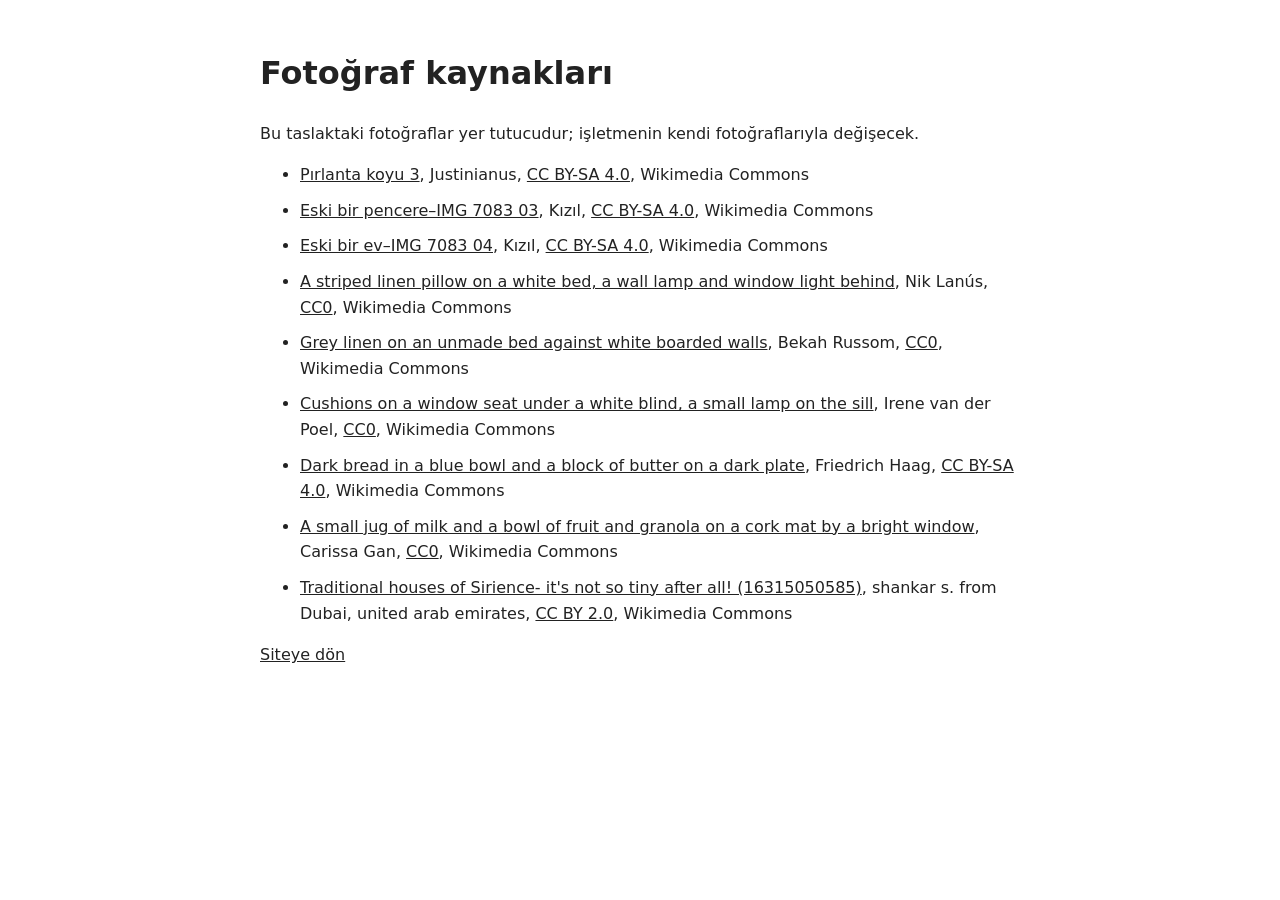
<file: pansiyon/credits.html>
<!doctype html><html lang="tr"><head><meta charset="utf-8"><meta name="robots" content="noindex, nofollow"><meta name="viewport" content="width=device-width, initial-scale=1"><title>Taş Avlu | Fotoğraf kaynakları</title><style>body{font:16px/1.6 system-ui,sans-serif;max-width:760px;margin:48px auto;padding:0 20px;color:#222}a{color:inherit}li{margin:0 0 10px}</style></head><body><h1>Fotoğraf kaynakları</h1><p>Bu taslaktaki fotoğraflar yer tutucudur; işletmenin kendi fotoğraflarıyla değişecek.</p><ul><li><a href="https://commons.wikimedia.org/wiki/File:P%C4%B1rlanta_koyu_3.jpg" rel="noopener">Pırlanta koyu 3</a>, Justinianus, <a href="https://creativecommons.org/licenses/by-sa/4.0" rel="noopener">CC BY-SA 4.0</a>, Wikimedia Commons</li><li><a href="https://commons.wikimedia.org/wiki/File:Eski_bir_pencere%E2%80%93IMG_7083_03.jpg" rel="noopener">Eski bir pencere–IMG 7083 03</a>, Kızıl, <a href="https://creativecommons.org/licenses/by-sa/4.0" rel="noopener">CC BY-SA 4.0</a>, Wikimedia Commons</li><li><a href="https://commons.wikimedia.org/wiki/File:Eski_bir_ev%E2%80%93IMG_7083_04.jpg" rel="noopener">Eski bir ev–IMG 7083 04</a>, Kızıl, <a href="https://creativecommons.org/licenses/by-sa/4.0" rel="noopener">CC BY-SA 4.0</a>, Wikimedia Commons</li><li><a href="https://commons.wikimedia.org/wiki/File:Buenos_Aires,_Argentina_(Unsplash_YMOHw3F1Hdk).jpg" rel="noopener">A striped linen pillow on a white bed, a wall lamp and window light behind</a>, Nik Lanús, <a href="https://creativecommons.org/publicdomain/zero/1.0/" rel="noopener">CC0</a>, Wikimedia Commons</li><li><a href="https://commons.wikimedia.org/wiki/File:Bekah_Russom_2017-04-02_(Unsplash).jpg" rel="noopener">Grey linen on an unmade bed against white boarded walls</a>, Bekah Russom, <a href="https://creativecommons.org/publicdomain/zero/1.0/" rel="noopener">CC0</a>, Wikimedia Commons</li><li><a href="https://commons.wikimedia.org/wiki/File:Cozy_bed_by_a_windowsill_(Unsplash).jpg" rel="noopener">Cushions on a window seat under a white blind, a small lamp on the sill</a>, Irene van der Poel, <a href="https://creativecommons.org/publicdomain/zero/1.0/" rel="noopener">CC0</a>, Wikimedia Commons</li><li><a href="https://commons.wikimedia.org/wiki/File:Brot_003_2019_03_22.jpg" rel="noopener">Dark bread in a blue bowl and a block of butter on a dark plate</a>, Friedrich Haag, <a href="https://creativecommons.org/licenses/by-sa/4.0/" rel="noopener">CC BY-SA 4.0</a>, Wikimedia Commons</li><li><a href="https://commons.wikimedia.org/wiki/File:Healthy_Breakfast_1_(Unsplash).jpg" rel="noopener">A small jug of milk and a bowl of fruit and granola on a cork mat by a bright window</a>, Carissa Gan, <a href="https://creativecommons.org/publicdomain/zero/1.0/" rel="noopener">CC0</a>, Wikimedia Commons</li><li><a href="https://commons.wikimedia.org/wiki/File:Traditional_houses_of_Sirience-_it%27s_not_so_tiny_after_all!_(16315050585).jpg" rel="noopener">Traditional houses of Sirience- it&#x27;s not so tiny after all! (16315050585)</a>, shankar s. from Dubai, united arab emirates, <a href="https://creativecommons.org/licenses/by/2.0" rel="noopener">CC BY 2.0</a>, Wikimedia Commons</li></ul><p><a href="index.html">Siteye dön</a></p></body></html>
</file>
